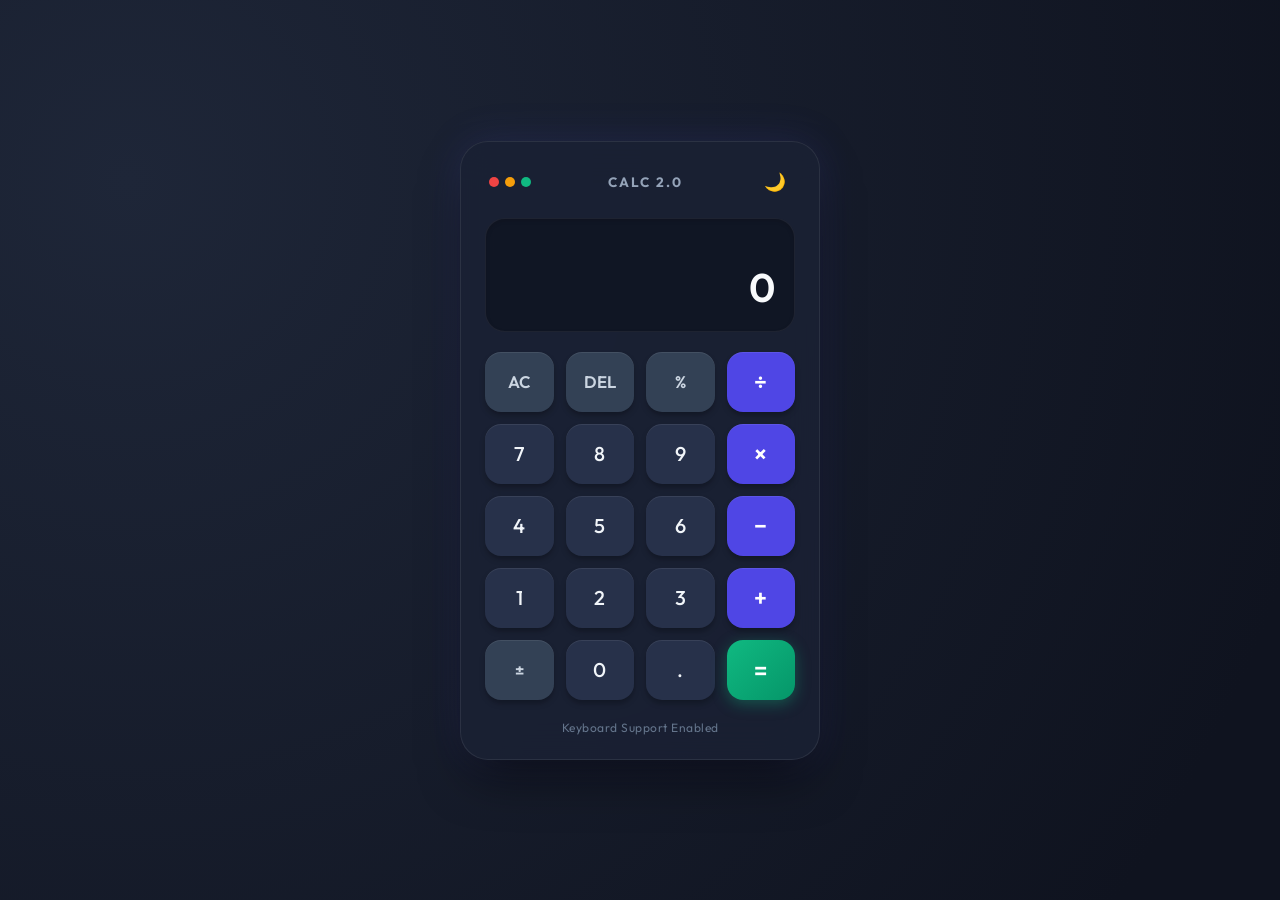
<file: Calculator/index.html>
<!DOCTYPE html>
<html lang="en">
<head>
  <meta charset="UTF-8">
  <meta name="viewport" content="width=device-width, initial-scale=1.0">
  <title>Modern Calculator</title>
  <!-- Google Font: Outfit for a clean, modern aesthetic -->
  <link rel="preconnect" href="https://fonts.googleapis.com">
  <link rel="preconnect" href="https://fonts.gstatic.com" crossorigin>
  <link href="https://fonts.googleapis.com/css2?family=Outfit:wght@300;400;500;600;700&display=swap" rel="stylesheet">
  <link rel="stylesheet" href="style.css">
</head>
<body>
  <div class="calculator-card">
    <div class="calculator-header">
      <div class="header-indicator">
        <span class="dot red"></span>
        <span class="dot yellow"></span>
        <span class="dot green"></span>
      </div>
      <span class="calculator-title">CALC 2.0</span>
      <button id="theme-toggle" class="theme-toggle" title="Toggle Theme" aria-label="Toggle theme">
        <span class="theme-icon">🌙</span>
      </button>
    </div>

    <!-- Display Screen -->
    <div class="display-container">
      <div id="previous-operand" class="previous-operand"></div>
      <div id="current-operand" class="current-operand">0</div>
    </div>

    <!-- Calculator Buttons Grid -->
    <div class="keypad-grid">
      <!-- Row 1 -->
      <button class="btn btn-action" data-action="clear" title="All Clear (Escape)">AC</button>
      <button class="btn btn-action" data-action="delete" title="Backspace">DEL</button>
      <button class="btn btn-action" data-action="percent" title="Percentage (%)">%</button>
      <button class="btn btn-operator" data-operator="÷" title="Divide (/)">÷</button>

      <!-- Row 2 -->
      <button class="btn btn-number" data-number="7">7</button>
      <button class="btn btn-number" data-number="8">8</button>
      <button class="btn btn-number" data-number="9">9</button>
      <button class="btn btn-operator" data-operator="×" title="Multiply (*)">×</button>

      <!-- Row 3 -->
      <button class="btn btn-number" data-number="4">4</button>
      <button class="btn btn-number" data-number="5">5</button>
      <button class="btn btn-number" data-number="6">6</button>
      <button class="btn btn-operator" data-operator="−" title="Subtract (-)">−</button>

      <!-- Row 4 -->
      <button class="btn btn-number" data-number="1">1</button>
      <button class="btn btn-number" data-number="2">2</button>
      <button class="btn btn-number" data-number="3">3</button>
      <button class="btn btn-operator" data-operator="+" title="Add (+)">+</button>

      <!-- Row 5 -->
      <button class="btn btn-action" data-action="negate" title="Toggle Sign (±)">±</button>
      <button class="btn btn-number" data-number="0">0</button>
      <button class="btn btn-number" data-number=".">.</button>
      <button class="btn btn-equals" data-action="equals" title="Calculate (= or Enter)">=</button>
    </div>

    <!-- Footer hint for keyboard support -->
    <div class="calculator-footer">
      <span>Keyboard Support Enabled</span>
    </div>
  </div>

  <script src="script.js"></script>
</body>
</html>
</file>
<file: Calculator/style.css>
/* ==========================================================
   CSS Variables & Themes
   ========================================================== */
:root {
  --bg-gradient: radial-gradient(circle at 10% 20%, #1e2638 0%, #0f131f 90%);
  --card-bg: rgba(26, 33, 52, 0.85);
  --card-border: rgba(255, 255, 255, 0.08);
  --card-shadow: 0 25px 50px -12px rgba(0, 0, 0, 0.6), 0 0 40px rgba(99, 102, 241, 0.15);
  
  --display-bg: rgba(15, 19, 32, 0.75);
  --display-text: #f8fafc;
  --display-subtext: #94a3b8;
  --display-border: rgba(255, 255, 255, 0.06);

  --btn-num-bg: #27314a;
  --btn-num-hover: #323e5d;
  --btn-num-text: #f1f5f9;
  --btn-shadow: 0 4px 6px -1px rgba(0, 0, 0, 0.3), inset 0 1px 0 rgba(255, 255, 255, 0.08);

  --btn-action-bg: #334155;
  --btn-action-hover: #475569;
  --btn-action-text: #cbd5e1;

  --btn-op-bg: #4f46e5;
  --btn-op-hover: #6366f1;
  --btn-op-text: #ffffff;

  --btn-equals-bg: linear-gradient(135deg, #10b981 0%, #059669 100%);
  --btn-equals-hover: linear-gradient(135deg, #34d399 0%, #10b981 100%);
  --btn-equals-text: #ffffff;
  --btn-equals-shadow: 0 4px 15px rgba(16, 185, 129, 0.35);

  --footer-text: #64748b;
  --header-text: #94a3b8;
}

[data-theme="light"] {
  --bg-gradient: radial-gradient(circle at 50% 10%, #e0e7ff 0%, #f1f5f9 100%);
  --card-bg: rgba(255, 255, 255, 0.92);
  --card-border: rgba(226, 232, 240, 0.8);
  --card-shadow: 0 20px 40px -10px rgba(99, 102, 241, 0.15), 0 10px 25px rgba(0, 0, 0, 0.06);

  --display-bg: #f8fafc;
  --display-text: #0f172a;
  --display-subtext: #64748b;
  --display-border: #e2e8f0;

  --btn-num-bg: #ffffff;
  --btn-num-hover: #f1f5f9;
  --btn-num-text: #1e293b;
  --btn-shadow: 0 2px 4px rgba(0, 0, 0, 0.05), 0 1px 2px rgba(0, 0, 0, 0.03);

  --btn-action-bg: #e2e8f0;
  --btn-action-hover: #cbd5e1;
  --btn-action-text: #334155;

  --btn-op-bg: #6366f1;
  --btn-op-hover: #4f46e5;
  --btn-op-text: #ffffff;

  --btn-equals-bg: linear-gradient(135deg, #10b981 0%, #059669 100%);
  --btn-equals-hover: linear-gradient(135deg, #34d399 0%, #10b981 100%);
  --btn-equals-text: #ffffff;
  --btn-equals-shadow: 0 4px 15px rgba(16, 185, 129, 0.25);

  --footer-text: #94a3b8;
  --header-text: #64748b;
}

/* ==========================================================
   Global Reset & Base Layout
   ========================================================== */
* {
  margin: 0;
  padding: 0;
  box-sizing: border-box;
  font-family: 'Outfit', -apple-system, BlinkMacSystemFont, "Segoe UI", Roboto, sans-serif;
  user-select: none;
  -webkit-user-select: none;
}

body {
  min-height: 100vh;
  display: flex;
  justify-content: center;
  align-items: center;
  background: var(--bg-gradient);
  padding: 20px;
  transition: background 0.4s ease;
}

/* ==========================================================
   Calculator Container / Card
   ========================================================== */
.calculator-card {
  width: 100%;
  max-width: 360px;
  background: var(--card-bg);
  border: 1px solid var(--card-border);
  border-radius: 28px;
  padding: 24px;
  box-shadow: var(--card-shadow);
  backdrop-filter: blur(20px);
  -webkit-backdrop-filter: blur(20px);
  display: flex;
  flex-direction: column;
  gap: 20px;
  transition: all 0.3s ease;
}

/* Header with macOS style dots and theme switcher */
.calculator-header {
  display: flex;
  justify-content: space-between;
  align-items: center;
  padding: 0 4px;
}

.header-indicator {
  display: flex;
  gap: 6px;
}

.dot {
  width: 10px;
  height: 10px;
  border-radius: 50%;
}
.dot.red { background-color: #ef4444; }
.dot.yellow { background-color: #f59e0b; }
.dot.green { background-color: #10b981; }

.calculator-title {
  font-size: 0.85rem;
  letter-spacing: 2px;
  font-weight: 700;
  color: var(--header-text);
  text-transform: uppercase;
}

.theme-toggle {
  background: transparent;
  border: none;
  cursor: pointer;
  font-size: 1.1rem;
  width: 32px;
  height: 32px;
  border-radius: 50%;
  display: flex;
  align-items: center;
  justify-content: center;
  transition: background-color 0.2s, transform 0.2s;
}

.theme-toggle:hover {
  background-color: rgba(125, 125, 125, 0.15);
  transform: rotate(15deg);
}

/* ==========================================================
   Display Screen
   ========================================================== */
.display-container {
  background: var(--display-bg);
  border: 1px solid var(--display-border);
  border-radius: 20px;
  padding: 20px 18px;
  display: flex;
  flex-direction: column;
  justify-content: flex-end;
  align-items: flex-end;
  min-height: 110px;
  box-shadow: inset 0 2px 4px rgba(0, 0, 0, 0.1);
  overflow: hidden;
  word-break: break-all;
  transition: background 0.3s ease, border-color 0.3s ease;
}

.previous-operand {
  color: var(--display-subtext);
  font-size: 1.1rem;
  font-weight: 400;
  min-height: 1.5rem;
  letter-spacing: 0.5px;
  text-align: right;
  transition: color 0.3s ease;
}

.current-operand {
  color: var(--display-text);
  font-size: 2.5rem;
  font-weight: 600;
  letter-spacing: 1px;
  line-height: 1.2;
  text-align: right;
  width: 100%;
  overflow-x: auto;
  white-space: nowrap;
  scrollbar-width: none; /* Firefox */
  transition: color 0.3s ease;
}

.current-operand::-webkit-scrollbar {
  display: none; /* Chrome/Safari */
}

/* ==========================================================
   Keypad CSS Grid System
   ========================================================== */
.keypad-grid {
  display: grid;
  grid-template-columns: repeat(4, 1fr);
  gap: 12px;
}

/* ==========================================================
   Button Styling & Interactions
   ========================================================== */
.btn {
  height: 60px;
  border: none;
  border-radius: 16px;
  font-size: 1.25rem;
  font-weight: 500;
  cursor: pointer;
  outline: none;
  display: flex;
  align-items: center;
  justify-content: center;
  box-shadow: var(--btn-shadow);
  transition: all 0.12s ease-in-out;
  position: relative;
  overflow: hidden;
}

.btn:active, .btn.active-key {
  transform: scale(0.94);
  filter: brightness(0.9);
}

/* Numbers (0-9, .) */
.btn-number {
  background: var(--btn-num-bg);
  color: var(--btn-num-text);
}

.btn-number:hover {
  background: var(--btn-num-hover);
}

/* Actions (AC, DEL, %, ±) */
.btn-action {
  background: var(--btn-action-bg);
  color: var(--btn-action-text);
  font-weight: 600;
  font-size: 1.05rem;
}

.btn-action:hover {
  background: var(--btn-action-hover);
}

/* Operators (÷, ×, −, +) */
.btn-operator {
  background: var(--btn-op-bg);
  color: var(--btn-op-text);
  font-size: 1.45rem;
  font-weight: 600;
}

.btn-operator:hover {
  background: var(--btn-op-hover);
}

.btn-operator.active-op {
  box-shadow: 0 0 0 2px #ffffff, 0 0 15px rgba(99, 102, 241, 0.6);
}

/* Equals Button (=) */
.btn-equals {
  background: var(--btn-equals-bg);
  color: var(--btn-equals-text);
  font-size: 1.5rem;
  font-weight: 600;
  box-shadow: var(--btn-equals-shadow);
}

.btn-equals:hover {
  background: var(--btn-equals-hover);
}

/* Footer note */
.calculator-footer {
  text-align: center;
  font-size: 0.75rem;
  color: var(--footer-text);
  letter-spacing: 0.5px;
}

/* ==========================================================
   Responsive Adaptations
   ========================================================== */
@media (max-width: 400px) {
  .calculator-card {
    padding: 18px;
    border-radius: 22px;
  }

  .btn {
    height: 52px;
    font-size: 1.15rem;
    border-radius: 12px;
  }

  .current-operand {
    font-size: 2.1rem;
  }
}
</file>
